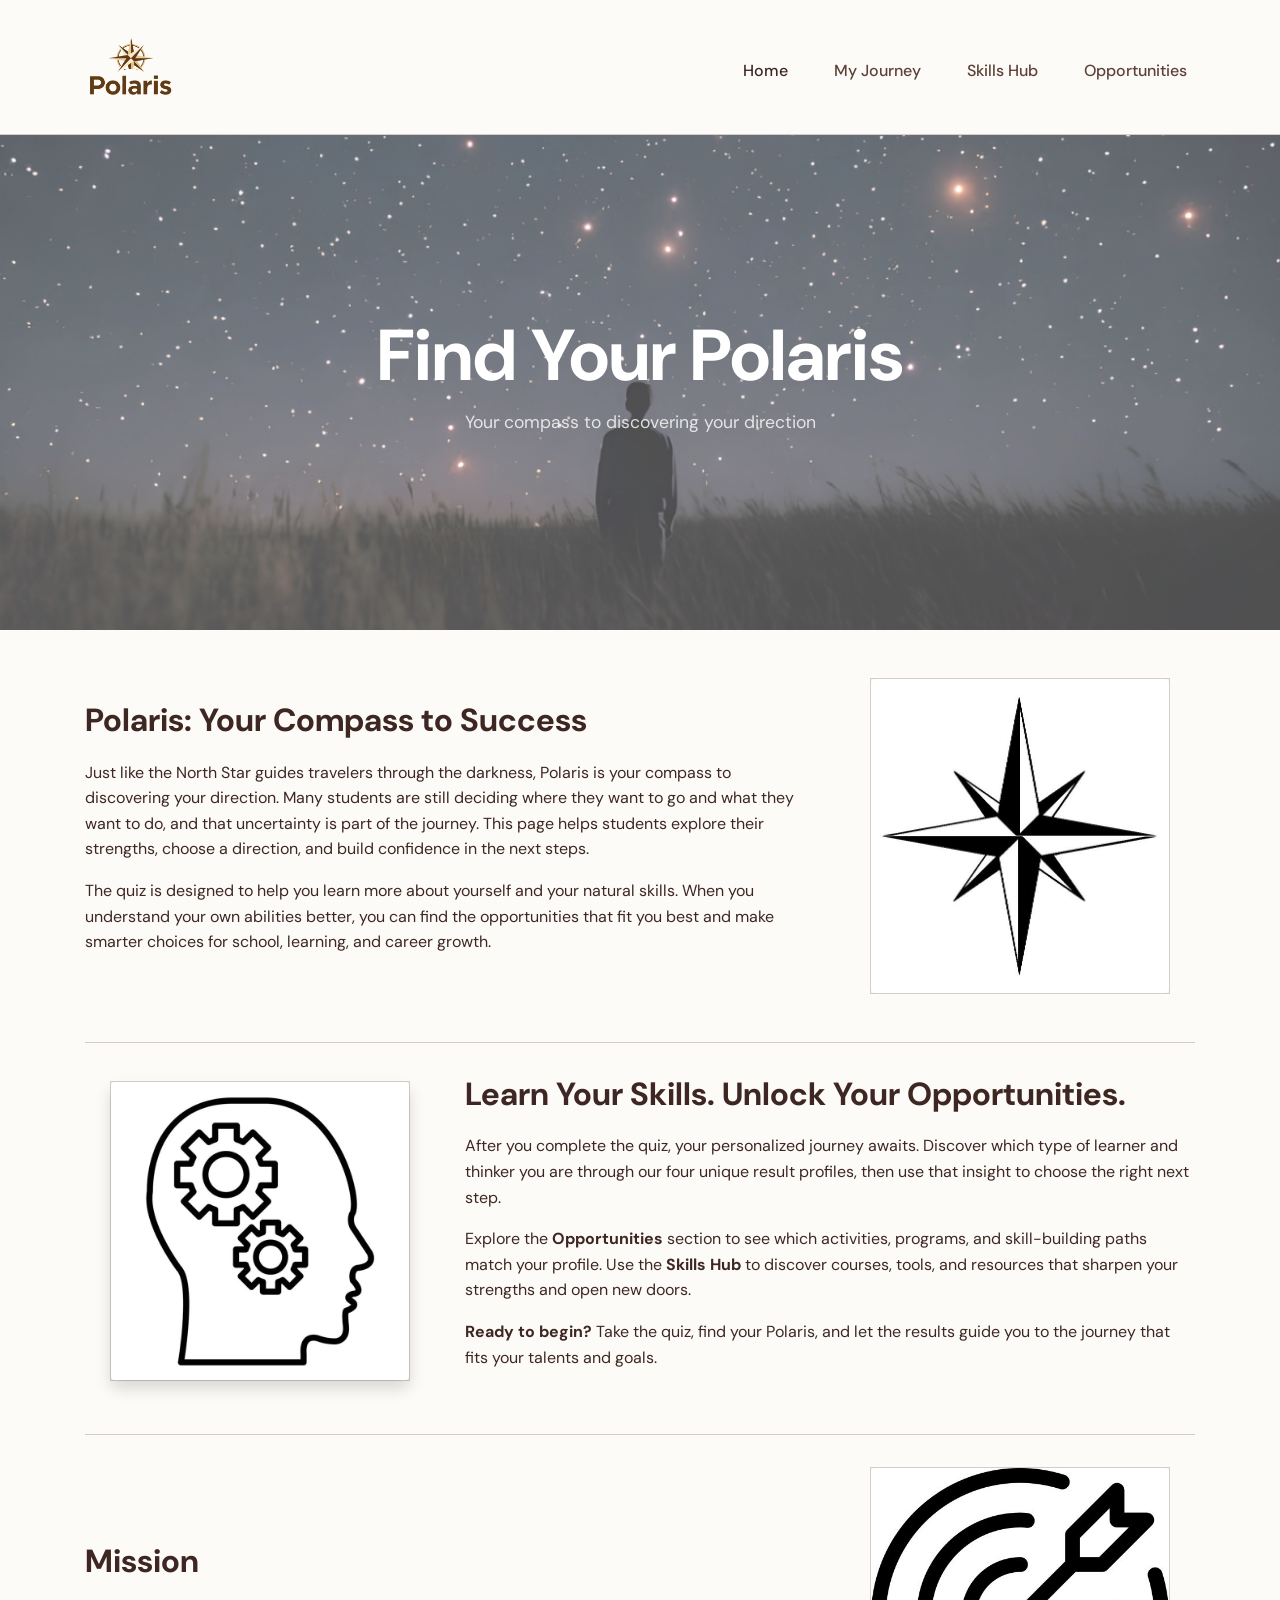
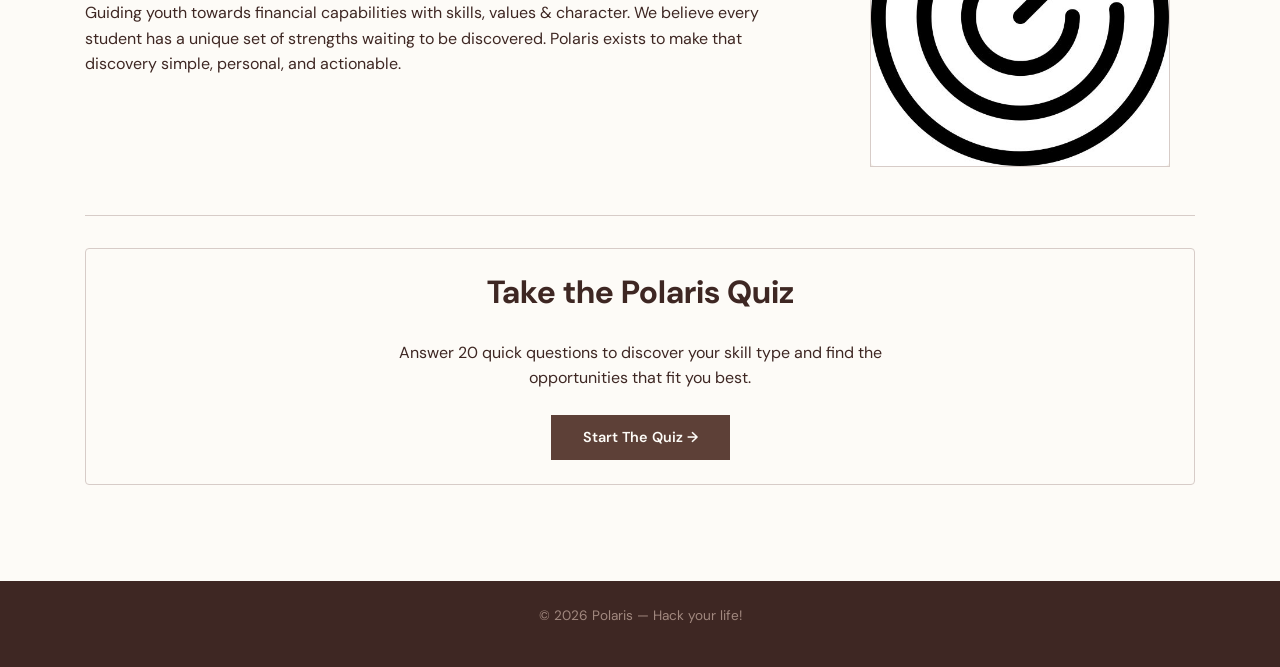
<file: index.html>
<!DOCTYPE html>
<html lang="en">
<head>
    <meta charset="UTF-8">
    <meta name="viewport" content="width=device-width, initial-scale=1.0">
    <title>Polaris | Find Your Direction</title>
    <link rel="stylesheet" href="https://cdn.jsdelivr.net/npm/bootstrap@4.5.3/dist/css/bootstrap.min.css">
    <link href="main.css" rel="stylesheet">
</head>
<body>
    <nav class="navbar navbar-expand-lg sticky-top">
        <div class="container">
            <a class="navbar-brand" href="index.html">
                <img src="logo.png" alt="Polaris logo" class="img-fluid">
            </a>
            <div class="navbar-nav ml-auto">
                <a class="nav-link" href="index.html">Home</a>
                <a class="nav-link" href="journey.html">My Journey</a>
                <a class="nav-link" href="resources.html">Skills Hub</a>
                <a class="nav-link" href="Opportunities.html">Opportunities</a>
            </div>
        </div>
    </nav>


    <header class="hero-parallax" style="background-image: url('home page hero.png');">
       <div class="container text-center">
            <h1 class="display-2" style="color: #ffffff;">Find Your Polaris</h1>
            <p style="font-size:1.1rem;opacity:0.8;font-family:'DM Sans',sans-serif; color:#ffffff">Your compass to discovering your direction</p>
    </header>

    <main class="container py-5">

        <section class="row reveal align-items-center mb-5">
            <div class="col-md-8">
                <h2 class="section-title">Polaris: Your Compass to Success</h2>
                <p>Just like the North Star guides travelers through the darkness, Polaris is your compass to discovering your direction. Many students are still deciding where they want to go and what they want to do, and that uncertainty is part of the journey. This page helps students explore their strengths, choose a direction, and build confidence in the next steps.</p>
                <p>The quiz is designed to help you learn more about yourself and your natural skills. When you understand your own abilities better, you can find the opportunities that fit you best and make smarter choices for school, learning, and career growth.</p>
            </div>
            <div class="col-md-4">
                <div class="img-box" style="max-width:300px;margin:0 auto;">
                    <img src="compass.jpg" class="img-fluid rounded" alt="Polaris Compass">
                </div>
            </div>
        </section>

        <hr class="gold-divider">

        <section class="row reveal align-items-center mb-5 flex-md-row-reverse">
            <div class="col-md-8">
                <h2 class="section-title">Learn Your Skills. Unlock Your Opportunities.</h2>
                <p>After you complete the quiz, your personalized journey awaits. Discover which type of learner and thinker you are through our four unique result profiles, then use that insight to choose the right next step.</p>
                <p>Explore the <strong>Opportunities</strong> section to see which activities, programs, and skill-building paths match your profile. Use the <strong>Skills Hub</strong> to discover courses, tools, and resources that sharpen your strengths and open new doors.</p>
                <p><strong>Ready to begin?</strong> Take the quiz, find your Polaris, and let the results guide you to the journey that fits your talents and goals.</p>
            </div>
            <div class="col-md-4">
                <div class="img-box" style="max-width:300px;margin:0 auto;">
                    <img src="skills.jpg" class="img-fluid rounded shadow" alt="Skills">
                </div>
            </div>
        </section>

        <hr class="gold-divider">

        <section class="row reveal align-items-center mb-5">
            <div class="col-md-8">
                <h2 class="section-title">Mission</h2>
                <p>Guiding youth towards financial capabilities with skills, values &amp; character. We believe every student has a unique set of strengths waiting to be discovered. Polaris exists to make that discovery simple, personal, and actionable.</p>
            </div>
            <div class="col-md-4">
                <div class="img-box" style="max-width:300px;margin:0 auto;">
                    <img src="mission.jpg" class="img-fluid rounded" alt="Mission">
                </div>
            </div>
        </section>

        <hr class="gold-divider">

        <section id="quiz-section" class="row reveal align-items-center mb-5">
            <div class="col-12">
                <div id="quiz-wrapper" class="d-none">
                    <div class="quiz-progress-bar-outer">
                        <div class="quiz-progress-bar-inner" id="quiz-progress-bar" style="width:0%"></div>
                    </div>
                    <p id="quiz-progress-label" style="font-size:0.82rem;letter-spacing:0.08em;text-transform:uppercase;color:var(--brown-light);margin-bottom:1.2rem;">Question 1 of 20</p>
                    <div id="quiz-inner">
                        <p class="quiz-question" id="quiz-question"></p>
                        <div class="quiz-options" id="quiz-options"></div>
                    </div>
                </div>
                <div id="quiz-start-block" class="text-center py-4" style="background:var(--warm-white);border:1px solid var(--border);border-radius:4px;">
                    <h2 class="section-title" style="display:inline-block;">Take the Polaris Quiz</h2>
                    <p class="mt-2" style="max-width:500px;margin:0 auto 1.5rem;">Answer 20 quick questions to discover your skill type and find the opportunities that fit you best.</p>
                    <button id="quiz-btn">Start the Quiz →</button>
                </div>
            </div>
        </section>

    </main>

    <footer class="text-center py-4">
        <p>&copy; 2026 Polaris &mdash; Hack your life!</p>
    </footer>

    <script src="script.js"></script>
    <script>
        document.addEventListener('DOMContentLoaded', function() {
            const quizBtn = document.getElementById('quiz-btn');
            const startBlock = document.getElementById('quiz-start-block');
            const quizWrapper = document.getElementById('quiz-wrapper');
            if (quizBtn && startBlock && quizWrapper) {
                quizBtn.addEventListener('click', function() {
                    startBlock.style.display = 'none';
                    quizWrapper.classList.remove('d-none');
                }, { once: true });
            }
        });
    </script>
</body>
</html>
</file>
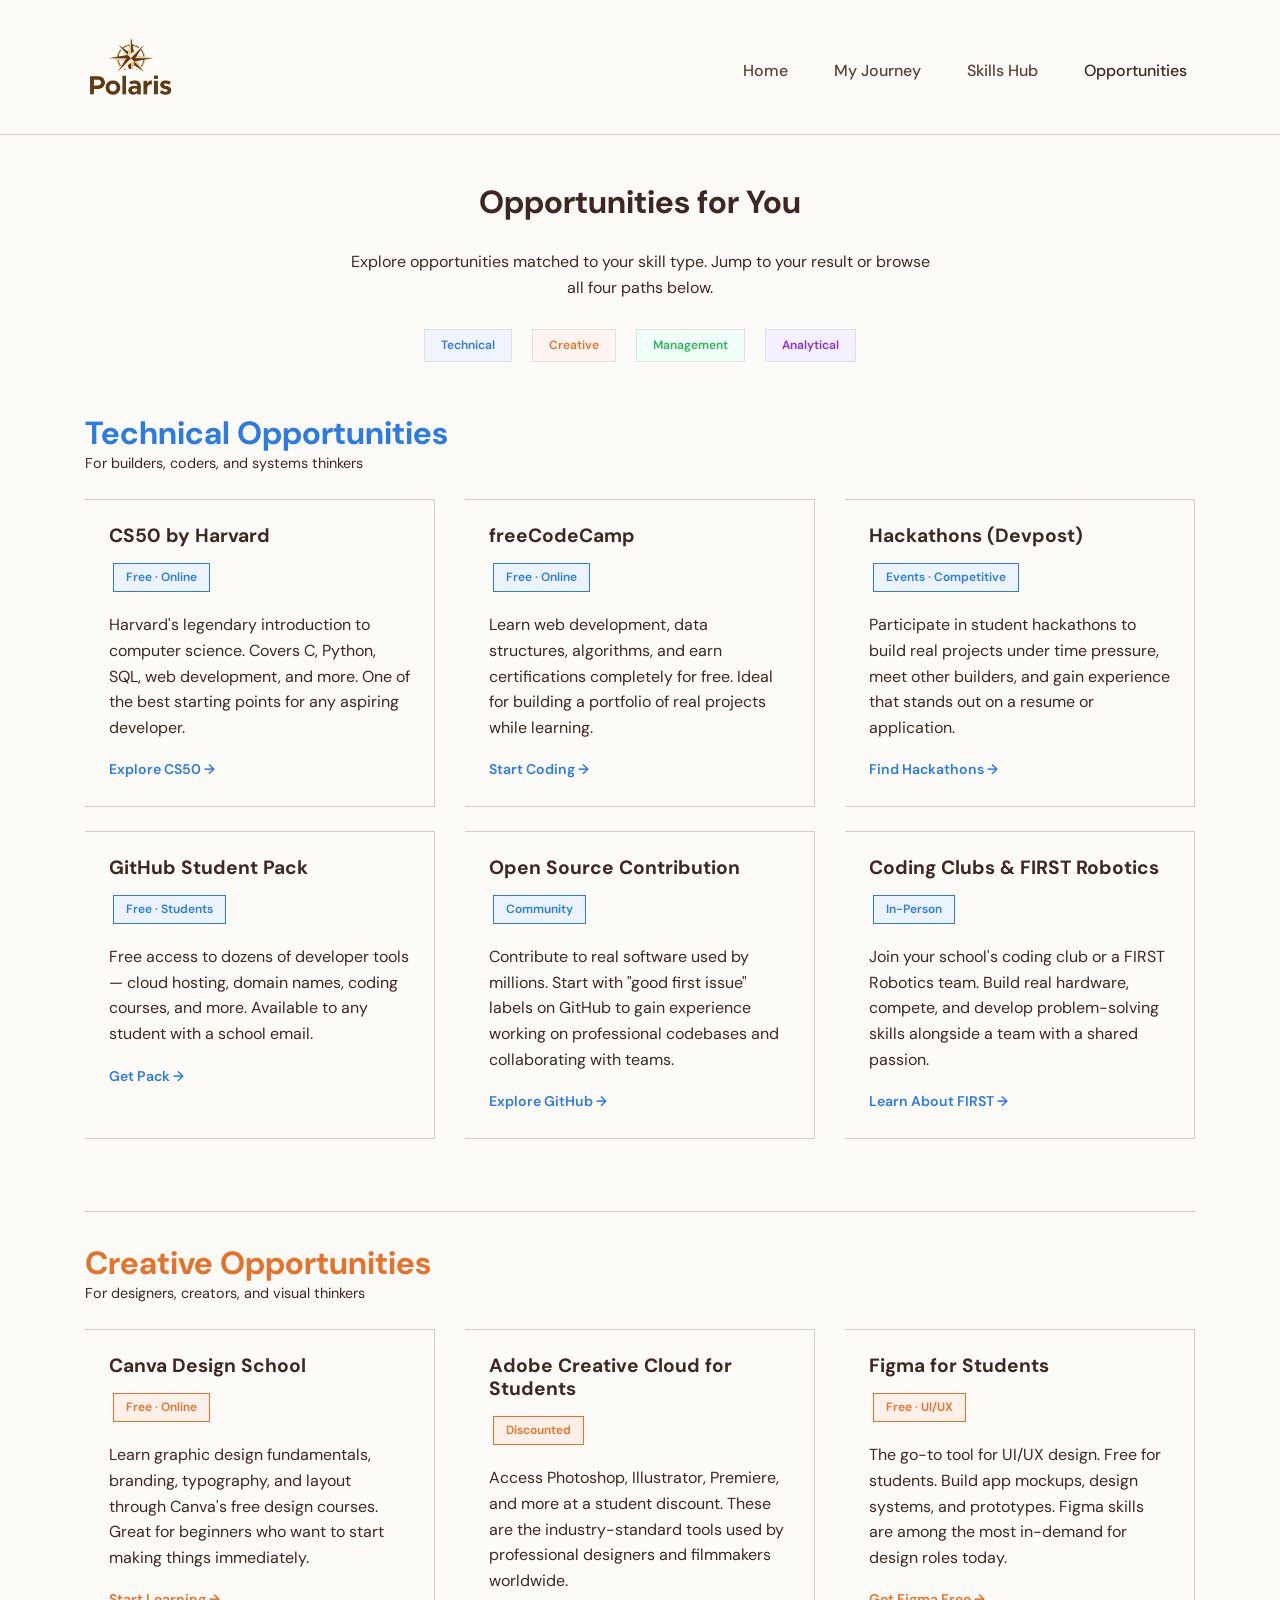
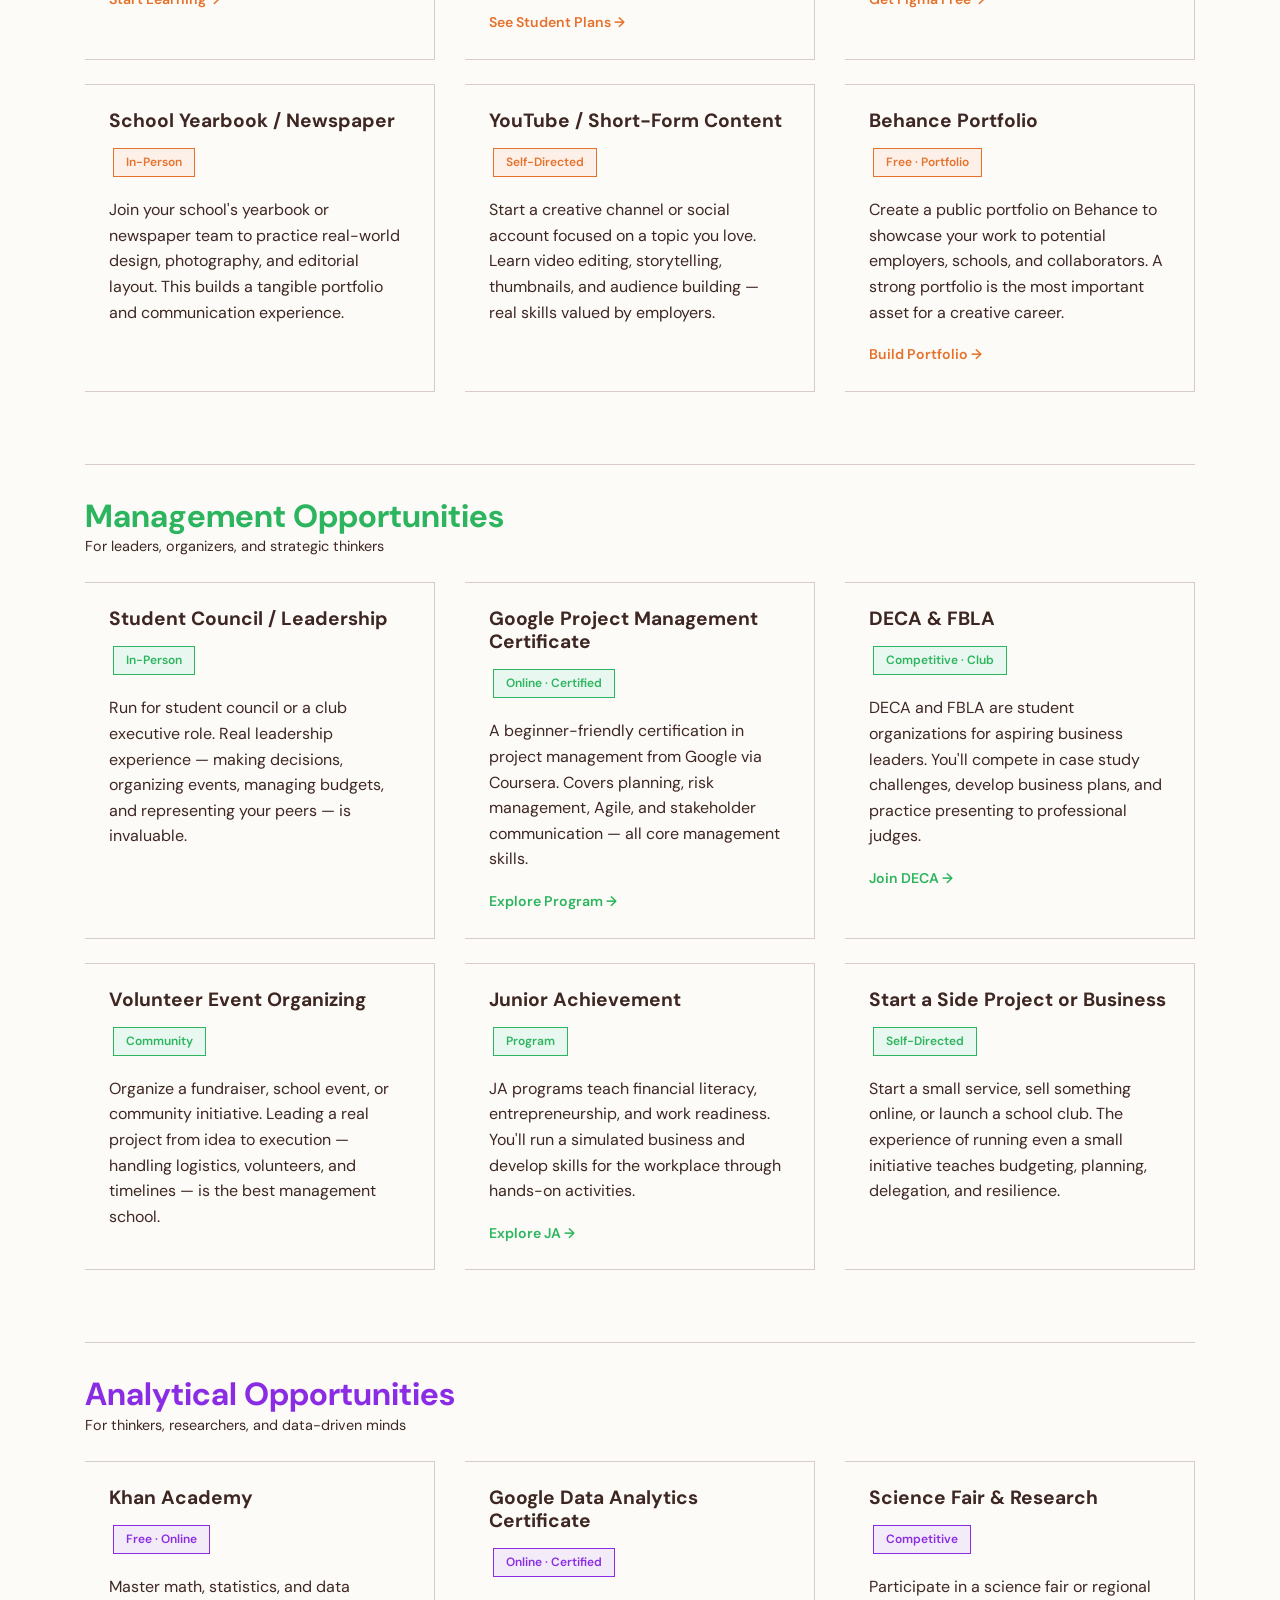
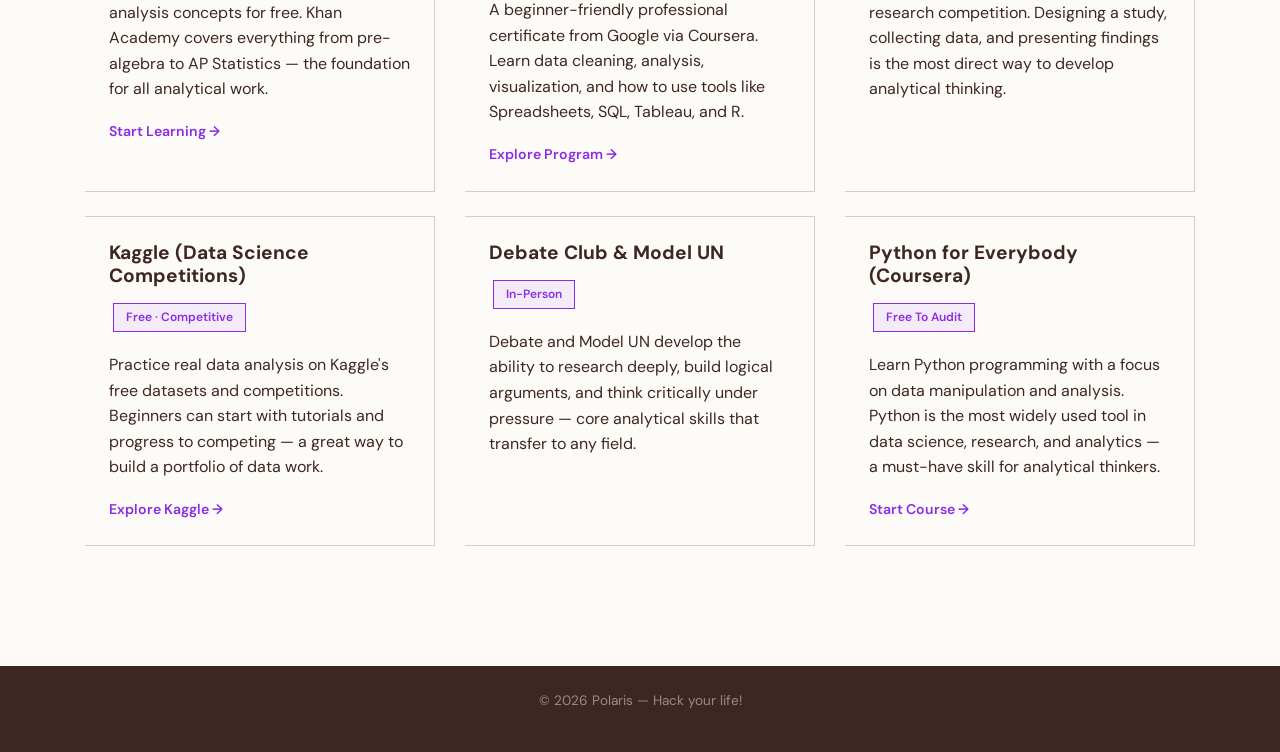
<file: Opportunities.html>
<!DOCTYPE html>
<html lang="en">
<head>
    <meta charset="UTF-8">
    <meta name="viewport" content="width=device-width, initial-scale=1.0">
    <title>Opportunities | Polaris</title>
    <link rel="stylesheet" href="https://cdn.jsdelivr.net/npm/bootstrap@4.5.3/dist/css/bootstrap.min.css">
    <link href="main.css" rel="stylesheet">
</head>
<body>
    <nav class="navbar navbar-expand-lg sticky-top">
        <div class="container">
            <a class="navbar-brand" href="index.html">
                <img src="logo.png" alt="Polaris logo" class="img-fluid">
            </a>
            <div class="navbar-nav ml-auto">
                <a class="nav-link" href="index.html">Home</a>
                <a class="nav-link" href="journey.html">My Journey</a>
                <a class="nav-link" href="resources.html">Skills Hub</a>
                <a class="nav-link active" href="Opportunities.html">Opportunities</a>
            </div>
        </div>
    </nav>

    <div class="container py-5">
        <div class="text-center mb-5">
            <h1 class="section-title" style="display:inline-block;">Opportunities for You</h1>
            <p style="max-width:580px;margin:0.5rem auto 0;color:var(--text-light);">Explore opportunities matched to your skill type. Jump to your result or browse all four paths below.</p>
            <div class="mt-4" style="display:flex;gap:0.75rem;justify-content:center;flex-wrap:wrap;">
                <a href="#technical" style="text-decoration:none;"><span class="skill-badge" style="background:#F0F4FF;border-color:#E0E0E0;color:#2C7BE5;padding:6px 16px;">Technical</span></a>
                <a href="#creative" style="text-decoration:none;"><span class="skill-badge" style="background:#FFF4F0;border-color:#E0E0E0;color:#E5722C;padding:6px 16px;">Creative</span></a>
                <a href="#management" style="text-decoration:none;"><span class="skill-badge" style="background:#F0FFF7;border-color:#E0E0E0;color:#2CB55E;padding:6px 16px;">Management</span></a>
                <a href="#analytical" style="text-decoration:none;"><span class="skill-badge" style="background:#F4F0FF;border-color:#E0E0E0;color:#8B2CE5;padding:6px 16px;">Analytical</span></a>
            </div>
        </div>

        <section id="technical" class="mb-5">
            <div class="d-flex align-items-center mb-4">
                <div>
                    <h2 class="section-title mb-0" style="color:#2C7BE5;">Technical Opportunities</h2>
                    <p class="mb-0" style="color:var(--text-light);font-size:0.9rem;">For builders, coders, and systems thinkers</p>
                </div>
            </div>
            <div class="row">
                <div class="col-md-4 mb-4 reveal">
                    <div class="polaris-card skill-technical">
                        <h4>CS50 by Harvard</h4>
                        <span class="skill-badge" style="background:#EBF3FD;color:#2C7BE5;border-color:#2C7BE5;">Free · Online</span>
                        <p class="mt-3">Harvard's legendary introduction to computer science. Covers C, Python, SQL, web development, and more. One of the best starting points for any aspiring developer.</p>
                        <a href="https://cs50.harvard.edu" target="_blank" style="color:#2C7BE5;font-weight:600;font-size:0.88rem;">Explore CS50 →</a>
                    </div>
                </div>
                <div class="col-md-4 mb-4 reveal">
                    <div class="polaris-card skill-technical">
                        <h4>freeCodeCamp</h4>
                        <span class="skill-badge" style="background:#EBF3FD;color:#2C7BE5;border-color:#2C7BE5;">Free · Online</span>
                        <p class="mt-3">Learn web development, data structures, algorithms, and earn certifications completely for free. Ideal for building a portfolio of real projects while learning.</p>
                        <a href="https://www.freecodecamp.org" target="_blank" style="color:#2C7BE5;font-weight:600;font-size:0.88rem;">Start Coding →</a>
                    </div>
                </div>
                <div class="col-md-4 mb-4 reveal">
                    <div class="polaris-card skill-technical">
                        <h4>Hackathons (Devpost)</h4>
                        <span class="skill-badge" style="background:#EBF3FD;color:#2C7BE5;border-color:#2C7BE5;">Events · Competitive</span>
                        <p class="mt-3">Participate in student hackathons to build real projects under time pressure, meet other builders, and gain experience that stands out on a resume or application.</p>
                        <a href="https://devpost.com/hackathons" target="_blank" style="color:#2C7BE5;font-weight:600;font-size:0.88rem;">Find Hackathons →</a>
                    </div>
                </div>
                <div class="col-md-4 mb-4 reveal">
                    <div class="polaris-card skill-technical">
                        <h4>GitHub Student Pack</h4>
                        <span class="skill-badge" style="background:#EBF3FD;color:#2C7BE5;border-color:#2C7BE5;">Free · Students</span>
                        <p class="mt-3">Free access to dozens of developer tools — cloud hosting, domain names, coding courses, and more. Available to any student with a school email.</p>
                        <a href="https://education.github.com/pack" target="_blank" style="color:#2C7BE5;font-weight:600;font-size:0.88rem;">Get Pack →</a>
                    </div>
                </div>
                <div class="col-md-4 mb-4 reveal">
                    <div class="polaris-card skill-technical">
                        <h4>Open Source Contribution</h4>
                        <span class="skill-badge" style="background:#EBF3FD;color:#2C7BE5;border-color:#2C7BE5;">Community</span>
                        <p class="mt-3">Contribute to real software used by millions. Start with "good first issue" labels on GitHub to gain experience working on professional codebases and collaborating with teams.</p>
                        <a href="https://github.com/explore" target="_blank" style="color:#2C7BE5;font-weight:600;font-size:0.88rem;">Explore GitHub →</a>
                    </div>
                </div>
                <div class="col-md-4 mb-4 reveal">
                    <div class="polaris-card skill-technical">
                        <h4>Coding Clubs & FIRST Robotics</h4>
                        <span class="skill-badge" style="background:#EBF3FD;color:#2C7BE5;border-color:#2C7BE5;">In-Person</span>
                        <p class="mt-3">Join your school's coding club or a FIRST Robotics team. Build real hardware, compete, and develop problem-solving skills alongside a team with a shared passion.</p>
                        <a href="https://www.firstinspires.org" target="_blank" style="color:#2C7BE5;font-weight:600;font-size:0.88rem;">Learn About FIRST →</a>
                    </div>
                </div>
            </div>
        </section>

        <hr class="gold-divider">

        <section id="creative" class="mb-5">
            <div class="d-flex align-items-center mb-4">
                <div>
                    <h2 class="section-title mb-0" style="color:#E5722C;">Creative Opportunities</h2>
                    <p class="mb-0" style="color:var(--text-light);font-size:0.9rem;">For designers, creators, and visual thinkers</p>
                </div>
            </div>
            <div class="row">
                <div class="col-md-4 mb-4 reveal">
                    <div class="polaris-card skill-creative">
                        <h4>Canva Design School</h4>
                        <span class="skill-badge" style="background:#FDF0E8;color:#E5722C;border-color:#E5722C;">Free · Online</span>
                        <p class="mt-3">Learn graphic design fundamentals, branding, typography, and layout through Canva's free design courses. Great for beginners who want to start making things immediately.</p>
                        <a href="https://www.canva.com/designschool/" target="_blank" style="color:#E5722C;font-weight:600;font-size:0.88rem;">Start Learning →</a>
                    </div>
                </div>
                <div class="col-md-4 mb-4 reveal">
                    <div class="polaris-card skill-creative">
                        <h4>Adobe Creative Cloud for Students</h4>
                        <span class="skill-badge" style="background:#FDF0E8;color:#E5722C;border-color:#E5722C;">Discounted</span>
                        <p class="mt-3">Access Photoshop, Illustrator, Premiere, and more at a student discount. These are the industry-standard tools used by professional designers and filmmakers worldwide.</p>
                        <a href="https://www.adobe.com/creativecloud/plans.html" target="_blank" style="color:#E5722C;font-weight:600;font-size:0.88rem;">See Student Plans →</a>
                    </div>
                </div>
                <div class="col-md-4 mb-4 reveal">
                    <div class="polaris-card skill-creative">
                        <h4>Figma for Students</h4>
                        <span class="skill-badge" style="background:#FDF0E8;color:#E5722C;border-color:#E5722C;">Free · UI/UX</span>
                        <p class="mt-3">The go-to tool for UI/UX design. Free for students. Build app mockups, design systems, and prototypes. Figma skills are among the most in-demand for design roles today.</p>
                        <a href="https://www.figma.com/education/" target="_blank" style="color:#E5722C;font-weight:600;font-size:0.88rem;">Get Figma Free →</a>
                    </div>
                </div>
                <div class="col-md-4 mb-4 reveal">
                    <div class="polaris-card skill-creative">
                        <h4>School Yearbook / Newspaper</h4>
                        <span class="skill-badge" style="background:#FDF0E8;color:#E5722C;border-color:#E5722C;">In-Person</span>
                        <p class="mt-3">Join your school's yearbook or newspaper team to practice real-world design, photography, and editorial layout. This builds a tangible portfolio and communication experience.</p>
                    </div>
                </div>
                <div class="col-md-4 mb-4 reveal">
                    <div class="polaris-card skill-creative">
                        <h4>YouTube / Short-Form Content</h4>
                        <span class="skill-badge" style="background:#FDF0E8;color:#E5722C;border-color:#E5722C;">Self-directed</span>
                        <p class="mt-3">Start a creative channel or social account focused on a topic you love. Learn video editing, storytelling, thumbnails, and audience building — real skills valued by employers.</p>
                    </div>
                </div>
                <div class="col-md-4 mb-4 reveal">
                    <div class="polaris-card skill-creative">
                        <h4>Behance Portfolio</h4>
                        <span class="skill-badge" style="background:#FDF0E8;color:#E5722C;border-color:#E5722C;">Free · Portfolio</span>
                        <p class="mt-3">Create a public portfolio on Behance to showcase your work to potential employers, schools, and collaborators. A strong portfolio is the most important asset for a creative career.</p>
                        <a href="https://www.behance.net" target="_blank" style="color:#E5722C;font-weight:600;font-size:0.88rem;">Build Portfolio →</a>
                    </div>
                </div>
            </div>
        </section>

        <hr class="gold-divider">

        <section id="management" class="mb-5">
            <div class="d-flex align-items-center mb-4">
                <div>
                    <h2 class="section-title mb-0" style="color:#2CB55E;">Management Opportunities</h2>
                    <p class="mb-0" style="color:var(--text-light);font-size:0.9rem;">For leaders, organizers, and strategic thinkers</p>
                </div>
            </div>
            <div class="row">
                <div class="col-md-4 mb-4 reveal">
                    <div class="polaris-card skill-management">
                        <h4>Student Council / Leadership</h4>
                        <span class="skill-badge" style="background:#E8F7EF;color:#2CB55E;border-color:#2CB55E;">In-Person</span>
                        <p class="mt-3">Run for student council or a club executive role. Real leadership experience — making decisions, organizing events, managing budgets, and representing your peers — is invaluable.</p>
                    </div>
                </div>
                <div class="col-md-4 mb-4 reveal">
                    <div class="polaris-card skill-management">
                        <h4>Google Project Management Certificate</h4>
                        <span class="skill-badge" style="background:#E8F7EF;color:#2CB55E;border-color:#2CB55E;">Online · Certified</span>
                        <p class="mt-3">A beginner-friendly certification in project management from Google via Coursera. Covers planning, risk management, Agile, and stakeholder communication — all core management skills.</p>
                        <a href="https://grow.google/certificates/project-management/" target="_blank" style="color:#2CB55E;font-weight:600;font-size:0.88rem;">Explore Program →</a>
                    </div>
                </div>
                <div class="col-md-4 mb-4 reveal">
                    <div class="polaris-card skill-management">
                        <h4>DECA & FBLA</h4>
                        <span class="skill-badge" style="background:#E8F7EF;color:#2CB55E;border-color:#2CB55E;">Competitive · Club</span>
                        <p class="mt-3">DECA and FBLA are student organizations for aspiring business leaders. You'll compete in case study challenges, develop business plans, and practice presenting to professional judges.</p>
                        <a href="https://www.deca.org" target="_blank" style="color:#2CB55E;font-weight:600;font-size:0.88rem;">Join DECA →</a>
                    </div>
                </div>
                <div class="col-md-4 mb-4 reveal">
                    <div class="polaris-card skill-management">
                        <h4>Volunteer Event Organizing</h4>
                        <span class="skill-badge" style="background:#E8F7EF;color:#2CB55E;border-color:#2CB55E;">Community</span>
                        <p class="mt-3">Organize a fundraiser, school event, or community initiative. Leading a real project from idea to execution — handling logistics, volunteers, and timelines — is the best management school.</p>
                    </div>
                </div>
                <div class="col-md-4 mb-4 reveal">
                    <div class="polaris-card skill-management">
                        <h4>Junior Achievement</h4>
                        <span class="skill-badge" style="background:#E8F7EF;color:#2CB55E;border-color:#2CB55E;">Program</span>
                        <p class="mt-3">JA programs teach financial literacy, entrepreneurship, and work readiness. You'll run a simulated business and develop skills for the workplace through hands-on activities.</p>
                        <a href="https://www.jacanada.org" target="_blank" style="color:#2CB55E;font-weight:600;font-size:0.88rem;">Explore JA →</a>
                    </div>
                </div>
                <div class="col-md-4 mb-4 reveal">
                    <div class="polaris-card skill-management">
                        <h4>Start a Side Project or Business</h4>
                        <span class="skill-badge" style="background:#E8F7EF;color:#2CB55E;border-color:#2CB55E;">Self-directed</span>
                        <p class="mt-3">Start a small service, sell something online, or launch a school club. The experience of running even a small initiative teaches budgeting, planning, delegation, and resilience.</p>
                    </div>
                </div>
            </div>
        </section>

        <hr class="gold-divider">

        <section id="analytical" class="mb-5">
            <div class="d-flex align-items-center mb-4">
                <div>
                    <h2 class="section-title mb-0" style="color:#8B2CE5;">Analytical Opportunities</h2>
                    <p class="mb-0" style="color:var(--text-light);font-size:0.9rem;">For thinkers, researchers, and data-driven minds</p>
                </div>
            </div>
            <div class="row">
                <div class="col-md-4 mb-4 reveal">
                    <div class="polaris-card skill-analytical">
                        <h4>Khan Academy</h4>
                        <span class="skill-badge" style="background:#F3EBF7;color:#8B2CE5;border-color:#8B2CE5;">Free · Online</span>
                        <p class="mt-3">Master math, statistics, and data analysis concepts for free. Khan Academy covers everything from pre-algebra to AP Statistics — the foundation for all analytical work.</p>
                        <a href="https://www.khanacademy.org" target="_blank" style="color:#8B2CE5;font-weight:600;font-size:0.88rem;">Start Learning →</a>
                    </div>
                </div>
                <div class="col-md-4 mb-4 reveal">
                    <div class="polaris-card skill-analytical">
                        <h4>Google Data Analytics Certificate</h4>
                        <span class="skill-badge" style="background:#F3EBF7;color:#8B2CE5;border-color:#8B2CE5;">Online · Certified</span>
                        <p class="mt-3">A beginner-friendly professional certificate from Google via Coursera. Learn data cleaning, analysis, visualization, and how to use tools like Spreadsheets, SQL, Tableau, and R.</p>
                        <a href="https://grow.google/certificates/data-analytics/" target="_blank" style="color:#8B2CE5;font-weight:600;font-size:0.88rem;">Explore Program →</a>
                    </div>
                </div>
                <div class="col-md-4 mb-4 reveal">
                    <div class="polaris-card skill-analytical">
                        <h4>Science Fair & Research</h4>
                        <span class="skill-badge" style="background:#F3EBF7;color:#8B2CE5;border-color:#8B2CE5;">Competitive</span>
                        <p class="mt-3">Participate in a science fair or regional research competition. Designing a study, collecting data, and presenting findings is the most direct way to develop analytical thinking.</p>
                    </div>
                </div>
                <div class="col-md-4 mb-4 reveal">
                    <div class="polaris-card skill-analytical">
                        <h4>Kaggle (Data Science Competitions)</h4>
                        <span class="skill-badge" style="background:#F3EBF7;color:#8B2CE5;border-color:#8B2CE5;">Free · Competitive</span>
                        <p class="mt-3">Practice real data analysis on Kaggle's free datasets and competitions. Beginners can start with tutorials and progress to competing — a great way to build a portfolio of data work.</p>
                        <a href="https://www.kaggle.com" target="_blank" style="color:#8B2CE5;font-weight:600;font-size:0.88rem;">Explore Kaggle →</a>
                    </div>
                </div>
                <div class="col-md-4 mb-4 reveal">
                    <div class="polaris-card skill-analytical">
                        <h4>Debate Club & Model UN</h4>
                        <span class="skill-badge" style="background:#F3EBF7;color:#8B2CE5;border-color:#8B2CE5;">In-Person</span>
                        <p class="mt-3">Debate and Model UN develop the ability to research deeply, build logical arguments, and think critically under pressure — core analytical skills that transfer to any field.</p>
                    </div>
                </div>
                <div class="col-md-4 mb-4 reveal">
                    <div class="polaris-card skill-analytical">
                        <h4>Python for Everybody (Coursera)</h4>
                        <span class="skill-badge" style="background:#F3EBF7;color:#8B2CE5;border-color:#8B2CE5;">Free to Audit</span>
                        <p class="mt-3">Learn Python programming with a focus on data manipulation and analysis. Python is the most widely used tool in data science, research, and analytics — a must-have skill for analytical thinkers.</p>
                        <a href="https://www.coursera.org/specializations/python" target="_blank" style="color:#8B2CE5;font-weight:600;font-size:0.88rem;">Start Course →</a>
                    </div>
                </div>
            </div>
        </section>

    </div>

    <footer class="text-center py-4">
        <p>&copy; 2026 Polaris &mdash; Hack your life!</p>
    </footer>

    <script src="script.js"></script>
    <script>
        window.addEventListener('load', function() {
            const hash = window.location.hash;
            if (hash) {
                setTimeout(function() {
                    const target = document.querySelector(hash);
                    if (target) target.scrollIntoView({ behavior: 'smooth' });
                }, 300);
            }
        });
    </script>
</body>
</html>
</file>
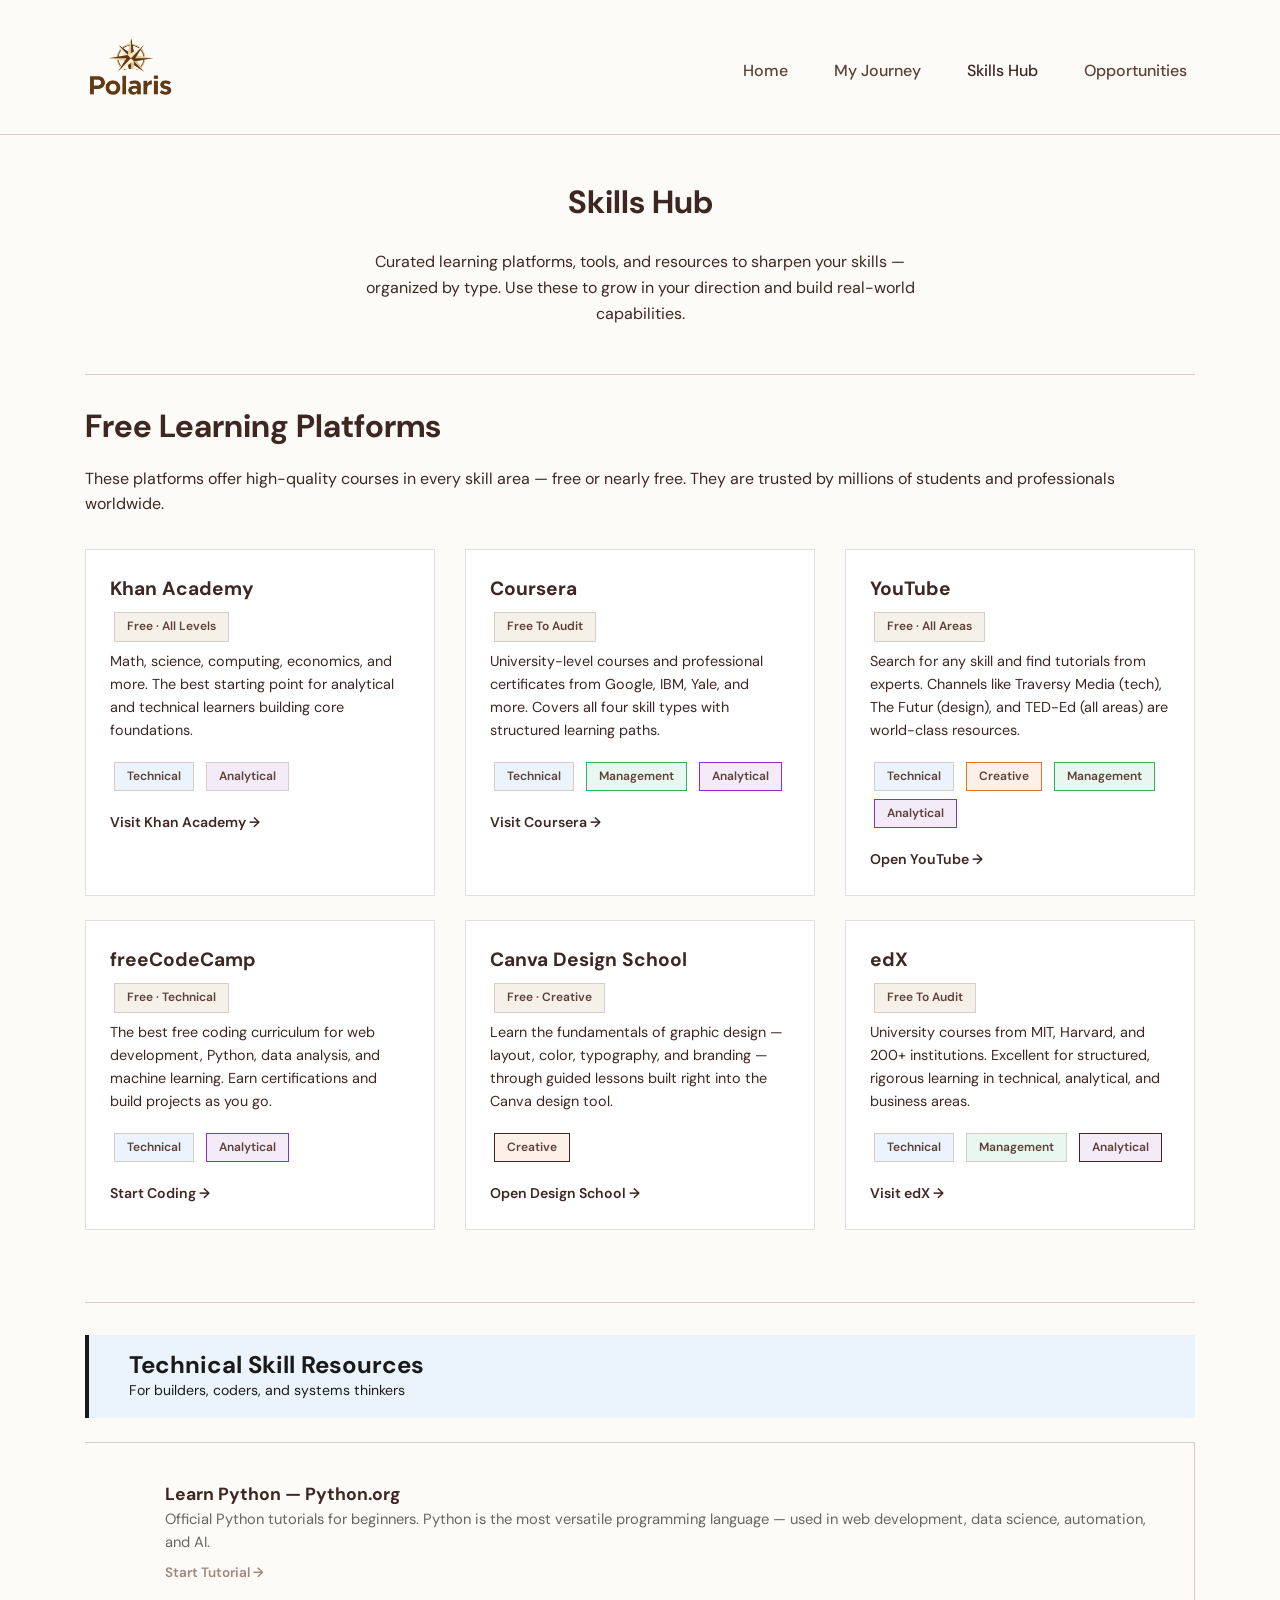
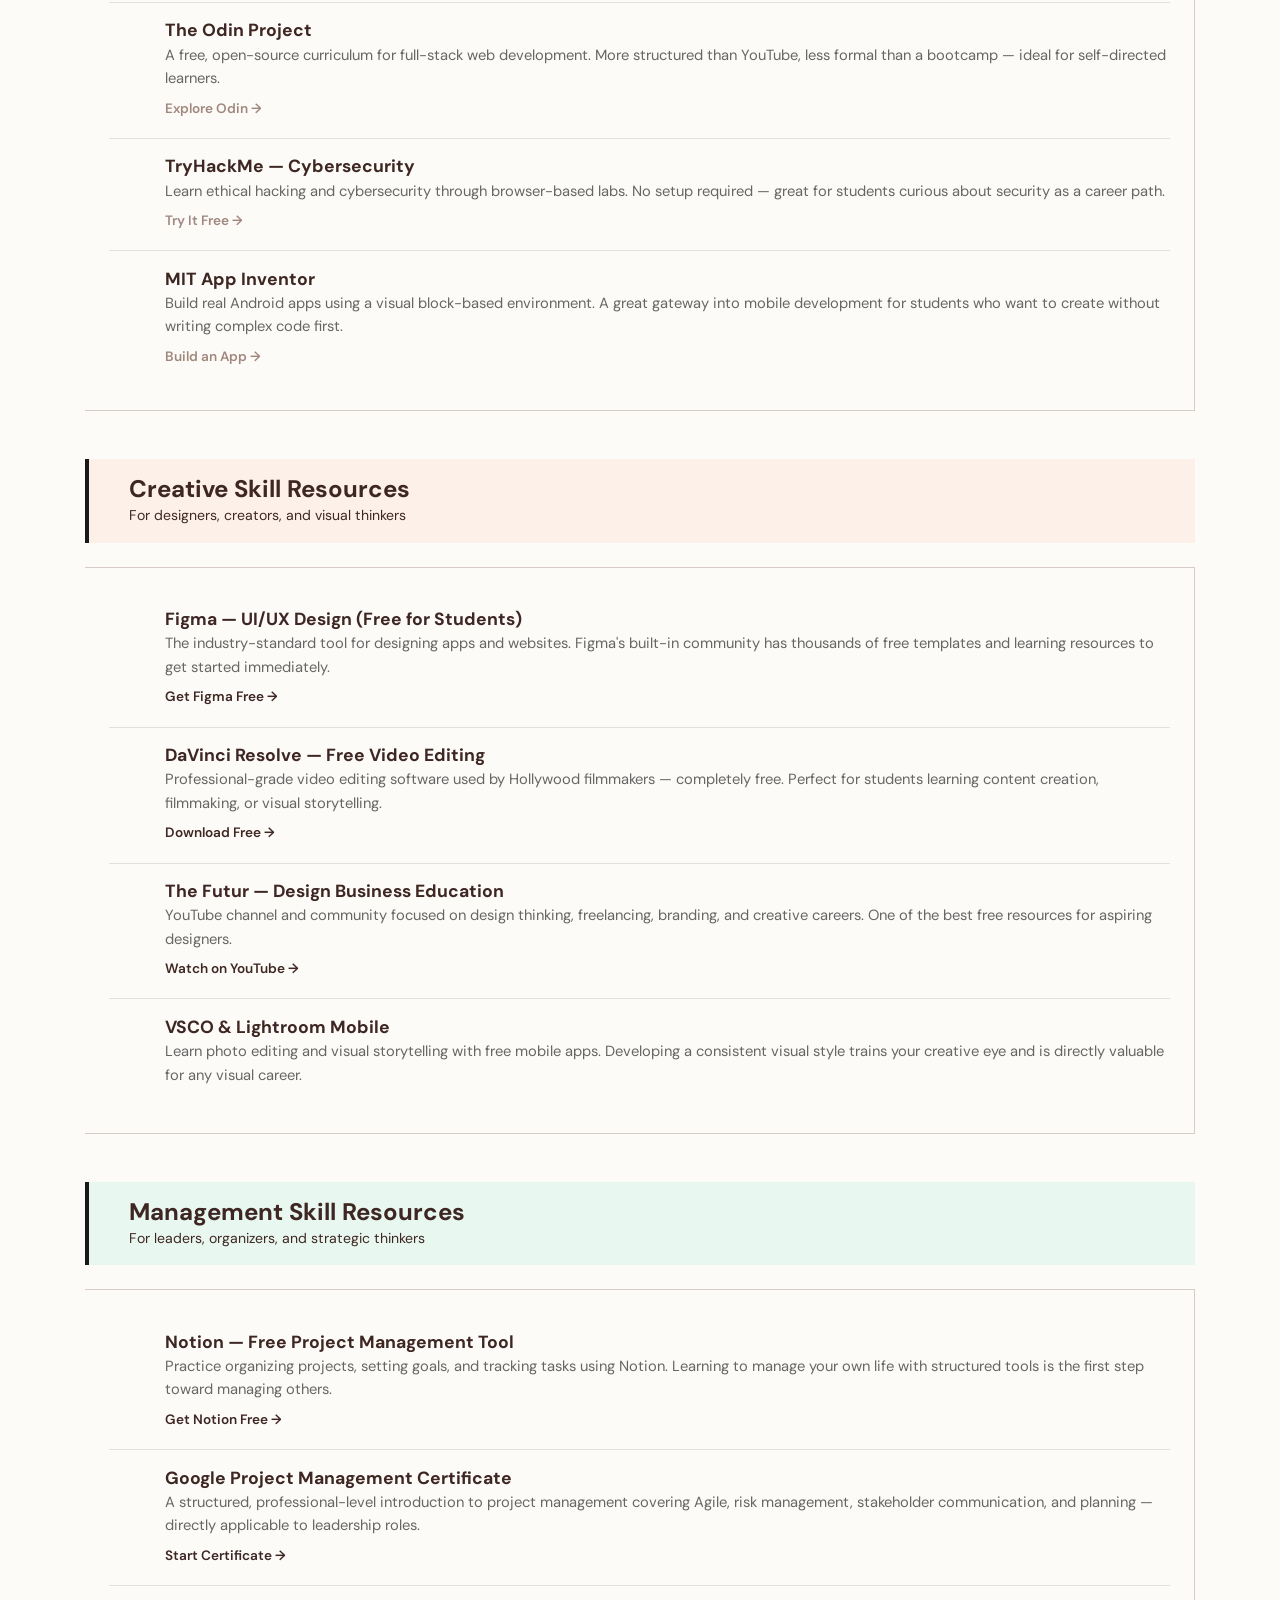
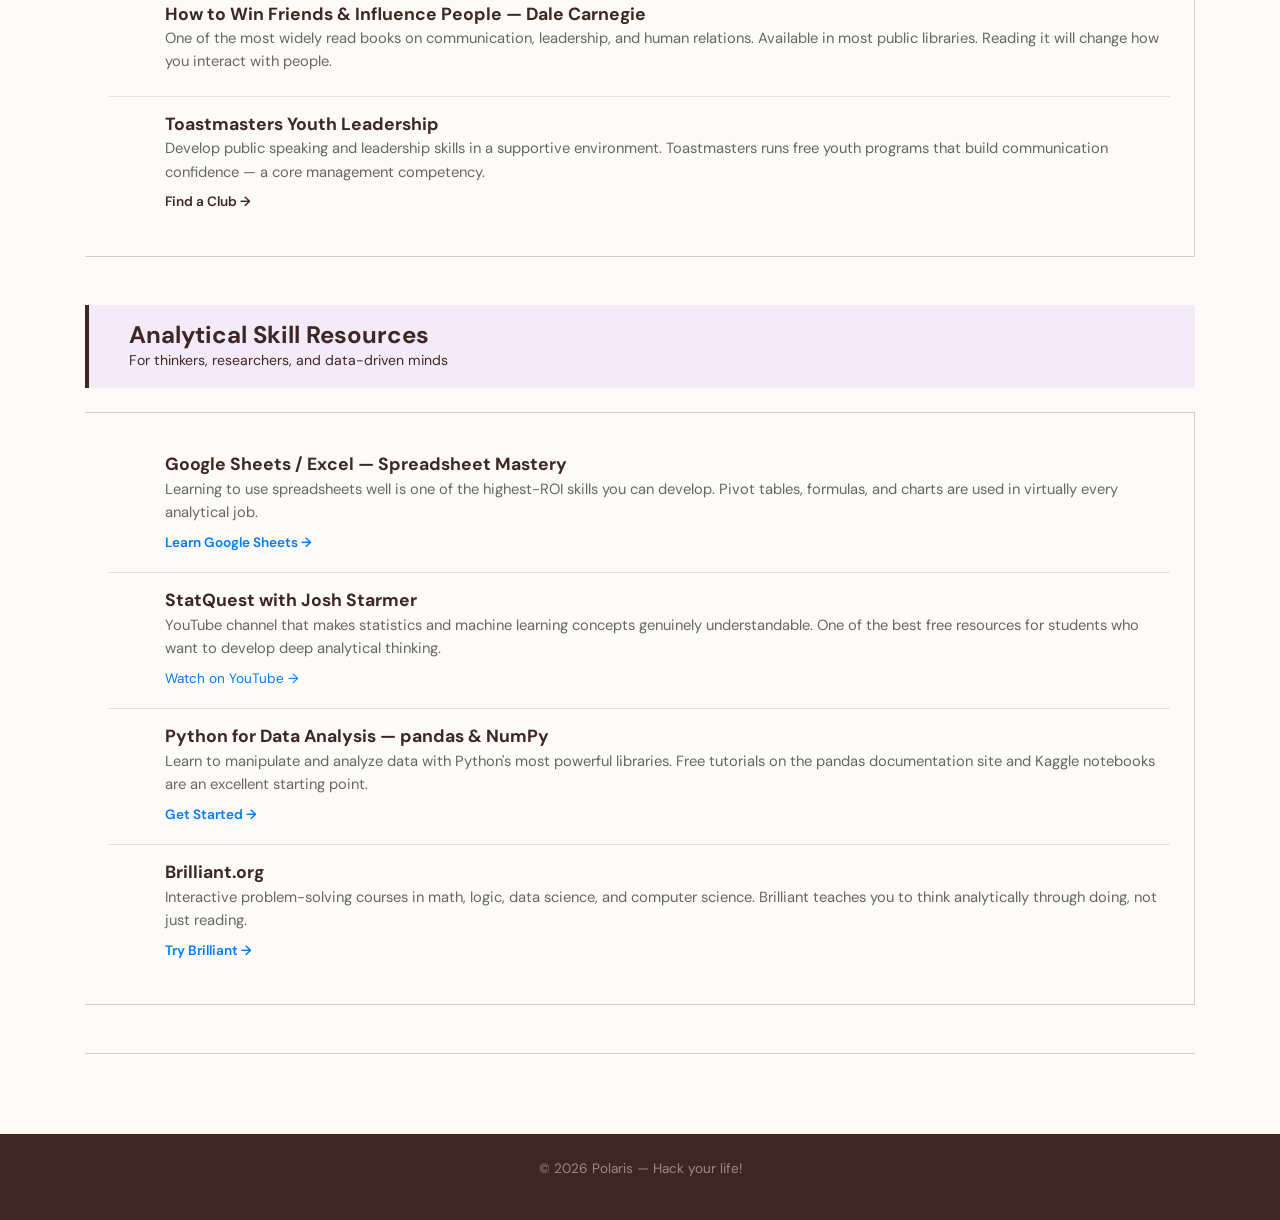
<file: resources.html>
<!DOCTYPE html>
<html lang="en">
<head>
    <meta charset="UTF-8">
    <meta name="viewport" content="width=device-width, initial-scale=1.0">
    <title>Skills Hub | Polaris</title>
    <link rel="stylesheet" href="https://cdn.jsdelivr.net/npm/bootstrap@4.5.3/dist/css/bootstrap.min.css">
    <link href="main.css" rel="stylesheet">
    <style>
        .resource-row {
            display: flex;
            align-items: flex-start;
            gap: 1rem;
            padding: 1.1rem 0;
            border-bottom: 1px solid #E0E0E0;
        }
        .resource-row:last-child { border-bottom: none; }
        .resource-icon {
            font-size: 1.6rem;
            min-width: 2.5rem;
            text-align: center;
            line-height: 1;
            padding-top: 2px;
        }
        .resource-row h5 {
            font-family: 'DM Sans', sans-serif;
            font-size: 1.1rem;
            margin-bottom: 2px;
            font-weight: 700;
        }
        .resource-row p { font-size: 0.92rem; color: #666666; margin-bottom: 4px; }
        .hub-section-header {
            padding: 1rem 1.5rem;
            border-radius: 0;
            margin-bottom: 1.5rem;
            display: flex;
            align-items: center;
            gap: 1rem;
            background: #F8F9FA;
        }
        .hub-section-header h3 {
            margin: 0;
            font-family: 'DM Sans', sans-serif;
            font-size: 1.5rem;
            font-weight: 700;
        }
        .platform-card {
            border: 1px solid #E0E0E0;
            border-radius: 0;
            padding: 1.5rem;
            background: #fff;
            height: 100%;
            transition: box-shadow 0.2s;
        }
        .platform-card:hover {
            transform: none;
            box-shadow: 0 4px 12px rgba(0,0,0,0.08);
        }
        .platform-card .platform-name {
            font-family: 'DM Sans', sans-serif;
            font-size: 1.2rem;
            font-weight: 700;
            margin-bottom: 0.25rem;
        }
        .tip-box {
            background: #F8F9FA;
            border-left: 3px solid #2C7BE5;
            padding: 1.1rem 1.5rem;
            border-radius: 0;
            margin-bottom: 1rem;
        }
        .tip-box p { margin: 0; font-size: 0.95rem; color: #666666; }
        .tip-box strong { color: #1A1A1A; }
    </style>
</head>
<body>
    <nav class="navbar navbar-expand-lg sticky-top">
        <div class="container">
            <a class="navbar-brand" href="index.html">
                <img src="logo.png" alt="Polaris logo" class="img-fluid">
            </a>
            <div class="navbar-nav ml-auto">
                <a class="nav-link" href="index.html">Home</a>
                <a class="nav-link" href="journey.html">My Journey</a>
                <a class="nav-link active" href="resources.html">Skills Hub</a>
                <a class="nav-link" href="Opportunities.html">Opportunities</a>
            </div>
        </div>
    </nav>

    <div class="container py-5">

        <div class="text-center mb-5">
            <h1 class="section-title" style="display:inline-block;">Skills Hub</h1>
            <p style="max-width:580px;margin:0.5rem auto 0;color:var(--text-light);">Curated learning platforms, tools, and resources to sharpen your skills — organized by type. Use these to grow in your direction and build real-world capabilities.</p>
        </div>
        <hr class="gold-divider">

        <section class="mb-5 reveal">
            <h2 class="section-title">Free Learning Platforms</h2>
            <p style="color:var(--text-light);margin-bottom:2rem;">These platforms offer high-quality courses in every skill area — free or nearly free. They are trusted by millions of students and professionals worldwide.</p>
            <div class="row">
                <div class="col-md-4 mb-4">
                    <div class="platform-card">
                        <div class="platform-name">Khan Academy</div>
                        <span class="skill-badge mb-2" style="display:inline-block;">Free · All Levels</span>
                        <p style="font-size:0.9rem;color:var(--brown-light);">Math, science, computing, economics, and more. The best starting point for analytical and technical learners building core foundations.</p>
                        <div class="mt-2">
                            <span class="skill-badge" style="background:#EBF3FD;color: chocolate-dark">Technical</span>
                            <span class="skill-badge" style="background:#F3EBF7;color:chocolate-dark">Analytical</span>
                        </div>
                        <a href="https://www.khanacademy.org" target="_blank" style="display:block;margin-top:1rem;font-weight:600;font-size:0.88rem;color:var(--brown-mid);">Visit Khan Academy →</a>
                    </div>
                </div>
                <div class="col-md-4 mb-4">
                    <div class="platform-card">
                        <div class="platform-name">Coursera</div>
                        <span class="skill-badge mb-2" style="display:inline-block;">Free to Audit</span>
                        <p style="font-size:0.9rem;color:var(--brown-light);">University-level courses and professional certificates from Google, IBM, Yale, and more. Covers all four skill types with structured learning paths.</p>
                        <div class="mt-2">
                            <span class="skill-badge" style="background:#EBF3FD;color:chocolate-dark">Technical</span>
                            <span class="skill-badge" style="background:#E8F7EF;color:chocolate-dark;border-color:#2CB55E;">Management</span>
                            <span class="skill-badge" style="background:#F3EBF7;color:chocolate-dark;border-color:#8B2CE5;">Analytical</span>
                        </div>
                        <a href="https://www.coursera.org" target="_blank" style="display:block;margin-top:1rem;font-weight:600;font-size:0.88rem;color:var(--brown-mid);">Visit Coursera →</a>
                    </div>
                </div>
                <div class="col-md-4 mb-4">
                    <div class="platform-card">
                        <div class="platform-name">YouTube</div>
                        <span class="skill-badge mb-2" style="display:inline-block;">Free · All Areas</span>
                        <p style="font-size:0.9rem;color:var(--brown-light);">Search for any skill and find tutorials from experts. Channels like Traversy Media (tech), The Futur (design), and TED-Ed (all areas) are world-class resources.</p>
                        <div class="mt-2">
                            <span class="skill-badge" style="background:#EBF3FD;color:chocolate-dark">Technical</span>
                            <span class="skill-badge" style="background:#FDF0E8;color:chocolate-dark;border-color:#E5722C;">Creative</span>
                            <span class="skill-badge" style="background:#E8F7EF;color:chocolate-dark;border-color:#2CB55E;">Management</span>
                            <span class="skill-badge" style="background:#F3EBF7;color:chocolate-dark;border-color:#8B2CE5;">Analytical</span>
                        </div>
                        <a href="https://www.youtube.com" target="_blank" style="display:block;margin-top:1rem;font-weight:600;font-size:0.88rem;color:var(--brown-mid);">Open YouTube →</a>
                    </div>
                </div>
                <div class="col-md-4 mb-4">
                    <div class="platform-card">
                        <div class="platform-name">freeCodeCamp</div>
                        <span class="skill-badge mb-2" style="display:inline-block;">Free · Technical</span>
                        <p style="font-size:0.9rem;color:var(--brown-light);">The best free coding curriculum for web development, Python, data analysis, and machine learning. Earn certifications and build projects as you go.</p>
                        <div class="mt-2">
                            <span class="skill-badge" style="background:#EBF3FD;color:chocolate-dark">Technical</span>
                            <span class="skill-badge" style="background:#F3EBF7;color:chocolate-dark;border-color:#8B2CE5;">Analytical</span>
                        </div>
                        <a href="https://www.freecodecamp.org" target="_blank" style="display:block;margin-top:1rem;font-weight:600;font-size:0.88rem;color:var(--brown-mid);">Start Coding →</a>
                    </div>
                </div>
                <div class="col-md-4 mb-4">
                    <div class="platform-card">
                        <div class="platform-name">Canva Design School</div>
                        <span class="skill-badge mb-2" style="display:inline-block;">Free · Creative</span>
                        <p style="font-size:0.9rem;color:var(--brown-light);">Learn the fundamentals of graphic design — layout, color, typography, and branding — through guided lessons built right into the Canva design tool.</p>
                        <div class="mt-2">
                            <span class="skill-badge" style="background:#FDF0E8;color:chocolate-dark;border-color: #3E2723;">Creative</span>
                        </div>
                        <a href="https://www.canva.com/designschool/" target="_blank" style="display:block;margin-top:1rem;font-weight:600;font-size:0.88rem;color:var(--brown-mid);">Open Design School →</a>
                    </div>
                </div>
                <div class="col-md-4 mb-4">
                    <div class="platform-card">
                        <div class="platform-name">edX</div>
                        <span class="skill-badge mb-2" style="display:inline-block;">Free to Audit</span>
                        <p style="font-size:0.9rem;color:var(--brown-light);">University courses from MIT, Harvard, and 200+ institutions. Excellent for structured, rigorous learning in technical, analytical, and business areas.</p>
                        <div class="mt-2">
                            <span class="skill-badge" style="background:#EBF3FD;color:chocolate-dark">Technical</span>
                            <span class="skill-badge" style="background:#E8F7EF;color:chocolate-dark;">Management</span>
                            <span class="skill-badge" style="background:#F3EBF7;color:chocolate-dark;border-color:#3E2723;">Analytical</span>
                        </div>
                        <a href="https://www.edx.org" target="_blank" style="display:block;margin-top:1rem;font-weight:600;font-size:0.88rem;color:var(--brown-mid);">Visit edX →</a>
                    </div>
                </div>
            </div>
        </section>

        <hr class="gold-divider">

        <section class="mb-5">

            <div class="reveal mb-5">
                <div class="hub-section-header" style="background:#EBF3FD;border-left:4px solid #1A1A1A;">
                    <span style="font-size:1.8rem;"></span>
                    <div>
                        <h3 style="color: #1A1A1A;">Technical Skill Resources</h3>
                        <p class="mb-0" style="font-size:0.88rem;color: #1A1A1A;">For builders, coders, and systems thinkers</p>
                    </div>
                </div>
                <div class="polaris-card skill-technical">
                    <div class="resource-row">
                        <div class="resource-icon"></div>
                        <div>
                            <h5>Learn Python — Python.org</h5>
                            <p>Official Python tutorials for beginners. Python is the most versatile programming language — used in web development, data science, automation, and AI.</p>
                            <a href="https://docs.python.org/3/tutorial/" target="_blank" style="font-size:0.85rem;color:#A1887F;font-weight:600;">Start Tutorial →</a>
                        </div>
                    </div>
                    <div class="resource-row">
                        <div class="resource-icon"></div>
                        <div>
                            <h5>The Odin Project</h5>
                            <p>A free, open-source curriculum for full-stack web development. More structured than YouTube, less formal than a bootcamp — ideal for self-directed learners.</p>
                            <a href="https://www.theodinproject.com" target="_blank" style="font-size:0.85rem;color:#A1887F;font-weight:600;">Explore Odin →</a>
                        </div>
                    </div>
                    <div class="resource-row">
                        <div class="resource-icon"></div>
                        <div>
                            <h5>TryHackMe — Cybersecurity</h5>
                            <p>Learn ethical hacking and cybersecurity through browser-based labs. No setup required — great for students curious about security as a career path.</p>
                            <a href="https://tryhackme.com" target="_blank" style="font-size:0.85rem;color:#A1887F;font-weight:600;">Try It Free →</a>
                        </div>
                    </div>
                    <div class="resource-row">
                        <div class="resource-icon"></div>
                        <div>
                            <h5>MIT App Inventor</h5>
                            <p>Build real Android apps using a visual block-based environment. A great gateway into mobile development for students who want to create without writing complex code first.</p>
                            <a href="https://appinventor.mit.edu" target="_blank" style="font-size:0.85rem;color:#A1887F;font-weight:600;">Build an App →</a>
                        </div>
                    </div>
                </div>
            </div>

            <div class="reveal mb-5">
                <div class="hub-section-header" style="background:#FDF0E8;border-left:4px solid #1A1A1A;">
                    <span style="font-size:1.8rem;"></span>
                    <div>
                        <h3 style="color:#3E2723;">Creative Skill Resources</h3>
                        <p class="mb-0" style="font-size:0.88rem;color:#3E2723;">For designers, creators, and visual thinkers</p>
                    </div>
                </div>
                <div class="polaris-card skill-creative">
                    <div class="resource-row">
                        <div class="resource-icon"></div>
                        <div>
                            <h5>Figma — UI/UX Design (Free for Students)</h5>
                            <p>The industry-standard tool for designing apps and websites. Figma's built-in community has thousands of free templates and learning resources to get started immediately.</p>
                            <a href="https://www.figma.com/education/" target="_blank" style="font-size:0.85rem;color:#3E2723;font-weight:600;">Get Figma Free →</a>
                        </div>
                    </div>
                    <div class="resource-row">
                        <div class="resource-icon"></div>
                        <div>
                            <h5>DaVinci Resolve — Free Video Editing</h5>
                            <p>Professional-grade video editing software used by Hollywood filmmakers — completely free. Perfect for students learning content creation, filmmaking, or visual storytelling.</p>
                            <a href="https://www.blackmagicdesign.com/products/davinciresolve" target="_blank" style="font-size:0.85rem;color:#3E2723;font-weight:600;">Download Free →</a>
                        </div>
                    </div>
                    <div class="resource-row">
                        <div class="resource-icon"></div>
                        <div>
                            <h5>The Futur — Design Business Education</h5>
                            <p>YouTube channel and community focused on design thinking, freelancing, branding, and creative careers. One of the best free resources for aspiring designers.</p>
                            <a href="https://www.youtube.com/@thefutur" target="_blank" style="font-size:0.85rem;color:#3E2723;font-weight:600;">Watch on YouTube →</a>
                        </div>
                    </div>
                    <div class="resource-row">
                        <div class="resource-icon"></div>
                        <div>
                            <h5>VSCO & Lightroom Mobile</h5>
                            <p>Learn photo editing and visual storytelling with free mobile apps. Developing a consistent visual style trains your creative eye and is directly valuable for any visual career.</p>
                        </div>
                    </div>
                </div>
            </div>

            <div class="reveal mb-5">
                <div class="hub-section-header" style="background:#E8F7EF;border-left:4px solid #1A1A1A;">
                    <span style="font-size:1.8rem;"></span>
                    <div>
                        <h3 style="color:#3E2723;">Management Skill Resources</h3>
                        <p class="mb-0" style="font-size:0.88rem;color:#3E2723;">For leaders, organizers, and strategic thinkers</p>
                    </div>
                </div>
                <div class="polaris-card skill-management">
                    <div class="resource-row">
                        <div class="resource-icon"></div>
                        <div>
                            <h5>Notion — Free Project Management Tool</h5>
                            <p>Practice organizing projects, setting goals, and tracking tasks using Notion. Learning to manage your own life with structured tools is the first step toward managing others.</p>
                            <a href="https://www.notion.so/students" target="_blank" style="font-size:0.85rem;color:#3E2723;font-weight:600;">Get Notion Free →</a>
                        </div>
                    </div>
                    <div class="resource-row">
                        <div class="resource-icon"></div>
                        <div>
                            <h5>Google Project Management Certificate</h5>
                            <p>A structured, professional-level introduction to project management covering Agile, risk management, stakeholder communication, and planning — directly applicable to leadership roles.</p>
                            <a href="https://grow.google/certificates/project-management/" target="_blank" style="font-size:0.85rem;color:#3E2723;font-weight:600;">Start Certificate →</a>
                        </div>
                    </div>
                    <div class="resource-row">
                        <div class="resource-icon"></div>
                        <div>
                            <h5>How to Win Friends & Influence People — Dale Carnegie</h5>
                            <p>One of the most widely read books on communication, leadership, and human relations. Available in most public libraries. Reading it will change how you interact with people.</p>
                        </div>
                    </div>
                    <div class="resource-row">
                        <div class="resource-icon"></div>
                        <div>
                            <h5>Toastmasters Youth Leadership</h5>
                            <p>Develop public speaking and leadership skills in a supportive environment. Toastmasters runs free youth programs that build communication confidence — a core management competency.</p>
                            <a href="https://www.toastmasters.org" target="_blank" style="font-size:0.85rem;color:#3E2723;font-weight:600;">Find a Club →</a>
                        </div>
                    </div>
                </div>
            </div>

            <div class="reveal mb-5">
                <div class="hub-section-header" style="background:#F3EBF7;border-left:4px solid #3E2723;">
                    <span style="font-size:1.8rem;"></span>
                    <div>
                        <h3 style="color:#3E2723;">Analytical Skill Resources</h3>
                        <p class="mb-0" style="font-size:0.88rem;color:#3E2723;">For thinkers, researchers, and data-driven minds</p>
                    </div>
                </div>
                <div class="polaris-card skill-analytical">
                    <div class="resource-row">
                        <div class="resource-icon"></div>
                        <div>
                            <h5>Google Sheets / Excel — Spreadsheet Mastery</h5>
                            <p>Learning to use spreadsheets well is one of the highest-ROI skills you can develop. Pivot tables, formulas, and charts are used in virtually every analytical job.</p>
                            <a href="https://support.google.com/docs/answer/6000292" target="_blank" style="font-size:0.85rem;color:chocolate-dark;font-weight:600;">Learn Google Sheets →</a>
                        </div>
                    </div>
                    <div class="resource-row">
                        <div class="resource-icon"></div>
                        <div>
                            <h5>StatQuest with Josh Starmer</h5>
                            <p>YouTube channel that makes statistics and machine learning concepts genuinely understandable. One of the best free resources for students who want to develop deep analytical thinking.</p>
                            <a href="https://www.youtube.com/@statquest" target="_blank" style="font-size:0.85rem;color:chocolate-dark">Watch on YouTube →</a>
                        </div>
                    </div>
                    <div class="resource-row">
                        <div class="resource-icon"></div>
                        <div>
                            <h5>Python for Data Analysis — pandas & NumPy</h5>
                            <p>Learn to manipulate and analyze data with Python's most powerful libraries. Free tutorials on the pandas documentation site and Kaggle notebooks are an excellent starting point.</p>
                            <a href="https://pandas.pydata.org/getting_started.html" target="_blank" style="font-size:0.85rem;color:chocolate-dark;font-weight:600;">Get Started →</a>
                        </div>
                    </div>
                    <div class="resource-row">
                        <div class="resource-icon"></div>
                        <div>
                            <h5>Brilliant.org</h5>
                            <p>Interactive problem-solving courses in math, logic, data science, and computer science. Brilliant teaches you to think analytically through doing, not just reading.</p>
                            <a href="https://brilliant.org" target="_blank" style="font-size:0.85rem;color:chocolate-dark;font-weight:600;">Try Brilliant →</a>
                        </div>
                    </div>
                </div>
            </div>

        </section>

        <hr class="gold-divider">

    </div>

    <footer class="text-center py-4">
        <p>&copy; 2026 Polaris &mdash; Hack your life!</p>
    </footer>

    <script src="script.js"></script>
</body>
</html>
</file>
<file: main.css>
@import url('https://fonts.googleapis.com/css2?family=DM+Sans:wght@300;400;500;600;700&display=swap');

:root {
    --cream: #FDFBF7;
    --chocolate-dark: #3E2723;
    --chocolate-mid: #5D4037;
    --chocolate-light: #8D6E63;
    --brown-accent: #A1887F;
    --cream-dark: #F5F0E8;
    --border: #D7CCC8;
}

* { box-sizing: border-box; }

body {
    background-color: var(--cream);
    color: var(--chocolate-dark);
    font-family: 'DM Sans', sans-serif;
    overflow-x: hidden;
    font-size: 1rem;
    line-height: 1.6;
}

h1, h2, h3, h4 {
    font-family: 'DM Sans', sans-serif;
    font-weight: 700;
    letter-spacing: 0;
}

.navbar {
    background-color: var(--cream) !important;
    padding: 2rem 0;
    border-bottom: 1px solid var(--border);
    backdrop-filter: none;
}

.navbar-brand img { max-height: 60px; width: auto; }

.nav-link {
    color: var(--chocolate-mid) !important;
    margin-left: 30px;
    font-size: 1rem;
    font-weight: 500;
    letter-spacing: 0;
    text-transform: capitalize;
    padding-bottom: 0 !important;
    border-bottom: none;
    transition: color 0.2s;
}

.nav-link:hover, .nav-link.active {
    color: var(--chocolate-dark) !important;
    border-bottom: none;
}

.hero-parallax {
    min-height: 55vh;
    background-attachment: scroll;
    background-position: center;
    background-repeat: no-repeat;
    background-size: cover;
    display: flex;
    align-items: center;
    justify-content: center;
    position: relative;
    background-color: var(--cream-dark);
}

.hero-parallax::after {
    content: '';
    position: absolute;
    inset: 0;
    background: rgba(255,255,255,0.3);
}

.hero-parallax .container {
    position: relative;
    z-index: 2;
}

.hero-parallax h1 {
    font-family: 'DM Sans', sans-serif;
    font-size: clamp(2.5rem, 6vw, 4.5rem);
    font-weight: 700;
    letter-spacing: 0;
    text-shadow: none;
    color: var(--chocolate-dark);
}

.section-title {
    font-family: 'DM Sans', sans-serif;
    font-size: clamp(1.5rem, 2.5vw, 2.2rem);
    position: relative;
    padding-bottom: 0;
    margin-bottom: 20px;
    font-weight: 700;
}

.section-title::after {
    content: '';
    display: none;
}

.reveal {
    opacity: 0;
    transform: translateY(28px);
    transition: opacity 0.85s ease-out, transform 0.85s ease-out;
}

.reveal.visible {
    opacity: 1;
    transform: translateY(0);
}

.img-box {
    background-color: var(--cream-dark);
    padding: 0;
    border: 1px solid var(--border);
    transition: none;
    box-shadow: none;
    border-radius: 0;
}

.img-box:hover {
    transform: none;
    box-shadow: none;
}

.polaris-card {
    background: var(--cream);
    border: 1px solid var(--border);
    border-radius: 0;
    padding: 1.5rem;
    height: 100%;
    transition: box-shadow 0.2s ease;
    position: relative;
    overflow: hidden;
}

.polaris-card::before {
    content: '';
    display: none;
}

.polaris-card:hover {
    transform: none;
    box-shadow: 0 4px 12px rgba(62,39,35,0.08);
}

.polaris-card h4 {
    font-family: 'DM Sans', sans-serif;
    font-size: 1.2rem;
    margin-bottom: 0.75rem;
    font-weight: 700;
}

.skill-badge {
    display: inline-block;
    background: var(--cream-dark);
    border: 1px solid var(--border);
    color: var(--chocolate-mid);
    font-size: 0.75rem;
    font-weight: 600;
    letter-spacing: 0;
    text-transform: capitalize;
    padding: 4px 12px;
    margin: 4px 4px;
    border-radius: 0;
}

#quiz-wrapper {
    background: var(--cream);
    border: 1px solid var(--border);
    border-radius: 0;
    padding: 2rem;
    box-shadow: none;
}

.quiz-progress-bar-outer {
    background: var(--border);
    border-radius: 0;
    height: 4px;
    margin-bottom: 1.5rem;
    overflow: hidden;
}

.quiz-progress-bar-inner {
    height: 100%;
    background: var(--chocolate-mid);
    border-radius: 0;
    transition: width 0.3s ease;
}

.quiz-question {
    font-family: 'DM Sans', sans-serif;
    font-size: 1.3rem;
    font-weight: 700;
    margin-bottom: 1.5rem;
    color: var(--chocolate-dark);
}

.quiz-options {
    display: grid;
    grid-template-columns: 1fr 1fr;
    gap: 0.75rem;
}

.quiz-option-btn {
    background: var(--cream);
    border: 1px solid var(--border);
    color: var(--chocolate-dark);
    padding: 0.75rem 1rem;
    font-family: 'DM Sans', sans-serif;
    font-size: 0.9rem;
    font-weight: 500;
    border-radius: 0;
    cursor: pointer;
    text-align: left;
    transition: background 0.15s, border-color 0.15s;
}

.quiz-option-btn:hover {
    background: var(--cream-dark);
    border-color: var(--chocolate-mid);
    transform: none;
}

.quiz-option-btn:active {
    background: var(--chocolate-mid);
    color: var(--cream);
    border-color: var(--chocolate-mid);
}

#quiz-btn {
    display: inline-block;
    background-color: var(--chocolate-mid);
    color: var(--cream);
    border: none;
    padding: 0.7rem 2rem;
    font-family: 'DM Sans', sans-serif;
    font-weight: 600;
    font-size: 0.9rem;
    letter-spacing: 0;
    text-transform: capitalize;
    border-radius: 0;
    cursor: pointer;
    transition: background 0.15s ease;
    box-shadow: none;
}

#quiz-btn:hover {
    transform: none;
    box-shadow: none;
    background: var(--chocolate-dark);
    border-color: none;
}

.result-card {
    text-align: center;
    padding: 1.5rem;
}

.result-card .result-type {
    font-family: 'DM Sans', sans-serif;
    font-size: 2.5rem;
    font-weight: 700;
    color: var(--chocolate-dark);
    line-height: 1;
    margin-bottom: 0.75rem;
}

.result-card .result-insight {
    font-size: 1rem;
    color: var(--chocolate-light);
    margin-bottom: 1.5rem;
}

.result-card a.go-btn {
    display: inline-block;
    background: var(--chocolate-mid);
    color: var(--cream);
    padding: 0.65rem 1.5rem;
    font-weight: 600;
    font-size: 0.85rem;
    letter-spacing: 0;
    text-transform: capitalize;
    text-decoration: none;
    border-radius: 0;
    transition: background 0.15s;
    margin: 0.3rem;
    border: none;
}

.result-card a.go-btn:hover {
    background: var(--chocolate-dark);
    transform: none;
}

.result-card a.go-btn.secondary {
    background: transparent;
    border: 1px solid var(--chocolate-mid);
    color: var(--chocolate-mid);
}

.result-card a.go-btn.secondary:hover {
    background: var(--cream-dark);
}

.skill-technical { border-left: none; }
.skill-creative   { border-left: none; }
.skill-management { border-left: none; }
.skill-analytical { border-left: none; }

footer {
    background-color: var(--chocolate-dark);
    color: var(--brown-accent);
    font-size: 0.85rem;
    letter-spacing: 0;
}

.gold-divider {
    border: none;
    height: 1px;
    background: var(--border);
    margin: 2rem 0;
}

@media (max-width: 576px) {
    .quiz-options { grid-template-columns: 1fr; }
    .hero-parallax { background-attachment: scroll; min-height: 40vh; }
}
</file>
